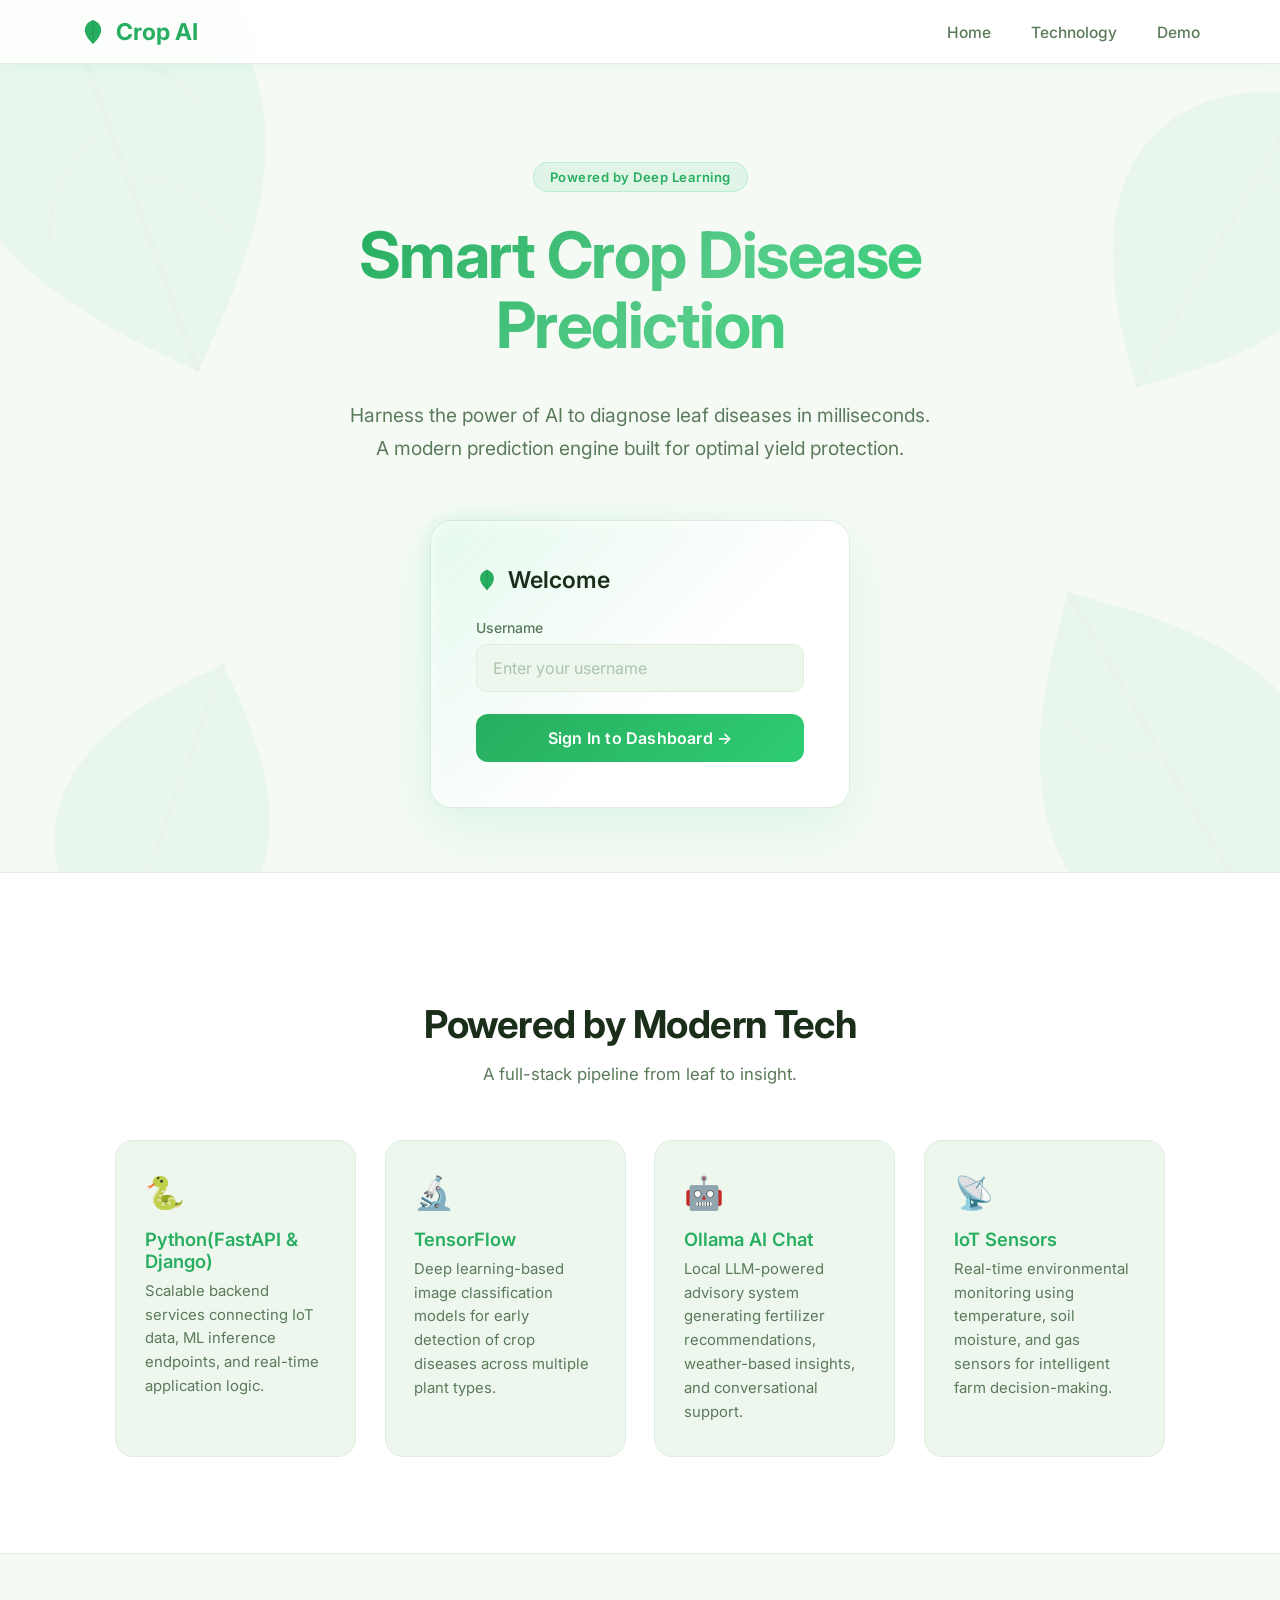
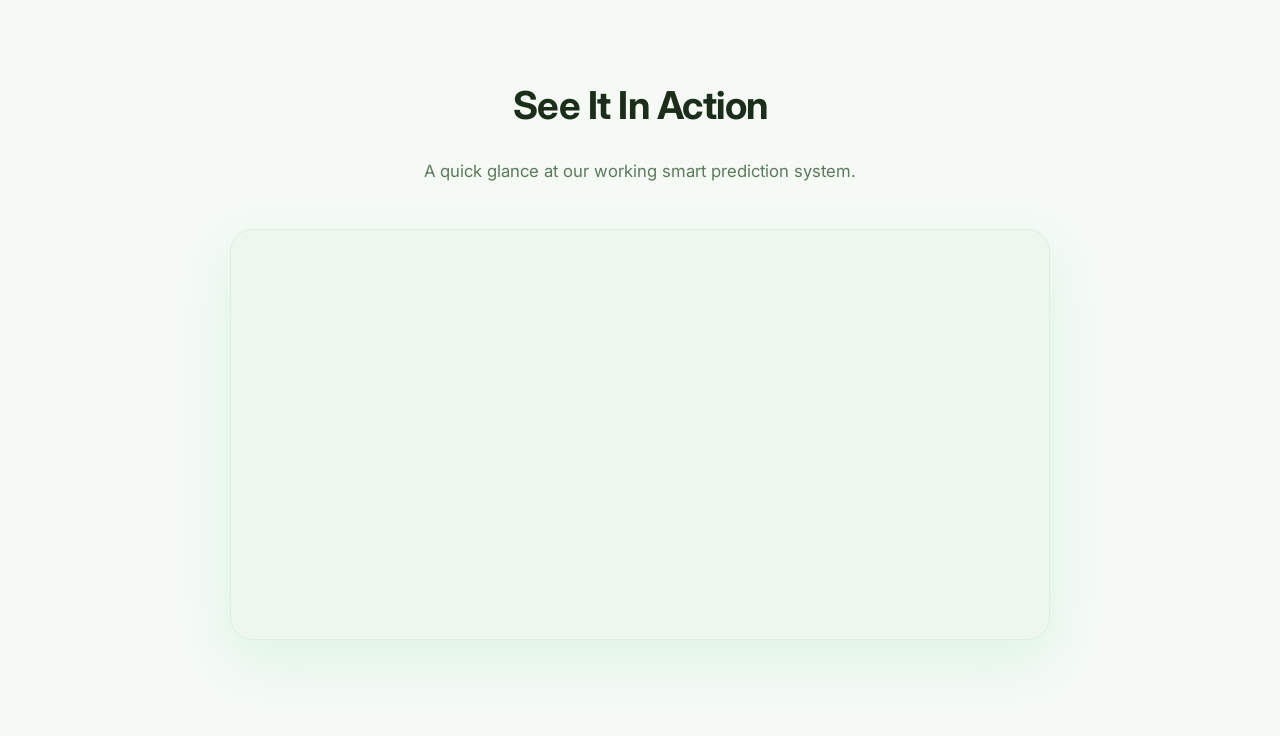
<file: templates/landing.html>
<!DOCTYPE html>
<html lang="en">

<head>
    <meta charset="UTF-8">
    <meta name="viewport" content="width=device-width, initial-scale=1.0">
    <title>CropAI – Smart Crop Disease Prediction</title>
    <meta name="description" content="Harness AI to diagnose leaf diseases in milliseconds. Modern deep-learning prediction engine for optimal yield protection.">
    <link href="https://fonts.googleapis.com/css2?family=Inter:wght@300;400;500;600;700&display=swap" rel="stylesheet">
    <style>
        :root {
            --bg:          #f5faf5;
            --bg-card:     #ffffff;
            --bg-soft:     #eef7ee;
            --accent:      #2ecc71;
            --accent-dark: #27ae60;
            --accent-pale: rgba(46, 204, 113, 0.10);
            --accent-glow: rgba(46, 204, 113, 0.25);
            --border:      rgba(46, 204, 113, 0.20);
            --border-soft: #e0ede0;
            --text-main:   #1a2e1a;
            --text-muted:  #5a7a5a;
        }

        *, *::before, *::after { box-sizing: border-box; }

        body {
            margin: 0;
            padding: 0;
            font-family: 'Inter', sans-serif;
            background: var(--bg);
            color: var(--text-main);
            min-height: 100vh;
            display: flex;
            flex-direction: column;
            overflow-x: hidden;
            scroll-behavior: smooth;
        }

        /* ---- Leaf SVG decorations ---- */
        .leaf-bg {
            position: fixed;
            opacity: 0.055;
            pointer-events: none;
            z-index: 0;
        }
        .leaf-bg.tl { top: -90px; left: -70px; width: 380px; transform: rotate(-20deg); }
        .leaf-bg.tr { top: 60px; right: -80px; width: 280px; transform: rotate(30deg); }
        .leaf-bg.bl { bottom: -80px; left: 40px; width: 260px; transform: rotate(-160deg); }
        .leaf-bg.br { bottom: -90px; right: -60px; width: 340px; transform: rotate(150deg); }

        /* ---- Navbar ---- */
        .navbar {
            display: flex;
            justify-content: space-between;
            align-items: center;
            padding: 1.1rem 5rem;
            background: rgba(255,255,255,0.85);
            backdrop-filter: blur(20px);
            -webkit-backdrop-filter: blur(20px);
            border-bottom: 1px solid var(--border-soft);
            position: fixed;
            top: 0;
            width: 100%;
            box-shadow: 0 2px 16px rgba(46,204,113,0.08);
            z-index: 1000;
        }

        .navbar .logo {
            font-size: 1.45rem;
            font-weight: 700;
            color: var(--text-main);
            display: flex;
            align-items: center;
            gap: 10px;
        }
        .navbar .logo span { color: var(--accent-dark); }

        .nav-links {
            list-style: none;
            display: flex;
            gap: 2.5rem;
            margin: 0; padding: 0;
        }
        .nav-links a {
            text-decoration: none;
            color: var(--text-muted);
            font-weight: 500;
            font-size: 0.97rem;
            transition: color 0.25s;
        }
        .nav-links a:hover { color: var(--accent-dark); }

        /* ---- Hero ---- */
        .hero {
            margin-top: 82px;
            display: flex;
            flex-direction: column;
            align-items: center;
            justify-content: center;
            text-align: center;
            padding: 5rem 2rem 4rem;
            min-height: 82vh;
            position: relative;
            z-index: 1;
        }

        .hero-badge {
            display: inline-flex;
            align-items: center;
            gap: 8px;
            background: var(--accent-pale);
            border: 1px solid var(--border);
            color: var(--accent-dark);
            font-size: 0.82rem;
            font-weight: 600;
            padding: 6px 16px;
            border-radius: 30px;
            margin-bottom: 28px;
            letter-spacing: 0.5px;
            animation: fadeInDown 0.7s ease both;
        }

        .hero h1 {
            font-size: 4rem;
            font-weight: 700;
            margin: 0 0 1.2rem;
            background: linear-gradient(135deg, var(--accent-dark) 0%, #56cc8a 60%, #2ecc71 100%);
            -webkit-background-clip: text;
            -webkit-text-fill-color: transparent;
            letter-spacing: -1.5px;
            line-height: 1.1;
            animation: fadeInDown 0.8s ease 0.1s both;
        }

        .hero p {
            font-size: 1.2rem;
            color: var(--text-muted);
            max-width: 580px;
            margin-bottom: 3.5rem;
            line-height: 1.7;
            animation: fadeInUp 0.8s ease 0.2s both;
        }

        /* ---- Sign-in Card ---- */
        .signin-box {
            background: var(--bg-card);
            border: 1px solid var(--border-soft);
            border-radius: 22px;
            padding: 2.8rem;
            width: 100%;
            max-width: 420px;
            box-shadow: 0 20px 60px rgba(46,204,113,0.12);
            animation: scaleIn 0.8s ease 0.35s both;
            position: relative;
            z-index: 1;
        }

        .signin-box::before {
            content: '';
            position: absolute;
            inset: -2px;
            border-radius: 24px;
            background: linear-gradient(135deg, rgba(46,204,113,0.25), transparent 60%);
            z-index: -1;
            filter: blur(8px);
            opacity: 0.5;
        }

        .signin-box h2 {
            margin: 0 0 1.6rem;
            font-size: 1.45rem;
            font-weight: 600;
            color: var(--text-main);
            display: flex;
            align-items: center;
            gap: 10px;
        }

        .input-group { margin-bottom: 1.4rem; text-align: left; }
        .input-group label {
            display: block;
            margin-bottom: 0.45rem;
            font-size: 0.875rem;
            font-weight: 500;
            color: var(--text-muted);
        }
        .input-group input {
            width: 100%;
            padding: 13px 16px;
            background: var(--bg-soft);
            border: 1px solid var(--border-soft);
            border-radius: var(--radius-sm, 10px);
            color: var(--text-main);
            font-size: 1rem;
            outline: none;
            transition: all 0.25s ease;
            font-family: inherit;
        }
        .input-group input:focus {
            border-color: var(--accent);
            background: #fff;
            box-shadow: 0 0 0 3px rgba(46,204,113,0.12);
        }
        .input-group input::placeholder { color: #aac5aa; }

        .btn {
            background: linear-gradient(135deg, var(--accent-dark), var(--accent));
            color: #fff;
            border: none;
            padding: 14px 24px;
            border-radius: 12px;
            font-size: 1rem;
            font-weight: 600;
            width: 100%;
            cursor: pointer;
            transition: all 0.25s ease;
            font-family: inherit;
            letter-spacing: 0.2px;
        }
        .btn:hover {
            transform: translateY(-2px);
            box-shadow: 0 10px 28px rgba(46,204,113,0.30);
        }

        /* ---- Tech Section ---- */
        .tech-section {
            padding: 6rem 2rem;
            background: var(--bg-card);
            text-align: center;
            border-top: 1px solid var(--border-soft);
            border-bottom: 1px solid var(--border-soft);
            position: relative;
            z-index: 1;
        }

        .tech-section h2 {
            font-size: 2.4rem;
            font-weight: 700;
            margin-bottom: 0.8rem;
            color: var(--text-main);
            letter-spacing: -0.5px;
        }
        .tech-section .sub {
            color: var(--text-muted);
            margin-bottom: 3.5rem;
            font-size: 1.05rem;
        }

        .tech-grid {
            display: grid;
            grid-template-columns: repeat(auto-fit, minmax(220px, 1fr));
            gap: 1.8rem;
            max-width: 1050px;
            margin: 0 auto;
        }

        .tech-card {
            background: var(--bg-soft);
            border: 1px solid var(--border-soft);
            padding: 2rem 1.8rem;
            border-radius: 18px;
            transition: all 0.28s ease;
            text-align: left;
        }
        .tech-card:hover {
            transform: translateY(-6px);
            border-color: var(--accent);
            box-shadow: 0 12px 36px rgba(46,204,113,0.12);
            background: #fff;
        }
        .tech-card .icon {
            font-size: 2rem;
            margin-bottom: 1rem;
            display: block;
        }
        .tech-card h3 {
            margin: 0 0 8px;
            color: var(--accent-dark);
            font-size: 1.15rem;
            font-weight: 600;
        }
        .tech-card p {
            color: var(--text-muted);
            margin: 0;
            font-size: 0.93rem;
            line-height: 1.6;
        }

        /* ---- Demo Section ---- */
        .demo-section {
            padding: 6rem 2rem;
            display: flex;
            flex-direction: column;
            align-items: center;
            background: var(--bg);
            position: relative;
            z-index: 1;
        }
        .demo-section h2 {
            font-size: 2.4rem;
            font-weight: 700;
            margin-bottom: 1rem;
            text-align: center;
            color: var(--text-main);
            letter-spacing: -0.5px;
        }
        .demo-section p {
            color: var(--text-muted);
            margin-bottom: 3rem;
            font-size: 1.05rem;
        }

        .video-container {
            width: 100%;
            max-width: 820px;
            border-radius: 22px;
            overflow: hidden;
            border: 1px solid var(--border-soft);
            box-shadow: 0 20px 60px rgba(46,204,113,0.12);
            background: var(--bg-soft);
        }
        video { width: 100%; height: auto; display: block; }

        /* ---- Animations ---- */
        @keyframes fadeInDown {
            from { opacity: 0; transform: translateY(-18px); }
            to   { opacity: 1; transform: translateY(0); }
        }
        @keyframes fadeInUp {
            from { opacity: 0; transform: translateY(18px); }
            to   { opacity: 1; transform: translateY(0); }
        }
        @keyframes scaleIn {
            from { opacity: 0; transform: scale(0.96); }
            to   { opacity: 1; transform: scale(1); }
        }

        /* ---- Responsive ---- */
        @media (max-width: 768px) {
            .hero h1 { font-size: 2.8rem; }
            .navbar { padding: 1rem 2rem; }
            .nav-links { display: none; }
            .signin-box { padding: 2rem; }
        }
    </style>
</head>

<body>

    <!-- Leaf background decorations (SVG) -->
    <svg class="leaf-bg tl" viewBox="0 0 200 260" fill="none" xmlns="http://www.w3.org/2000/svg">
        <path d="M100 10 C160 30, 190 80, 180 130 C170 180, 130 220, 100 250 C70 220, 30 180, 20 130 C10 80, 40 30, 100 10Z" fill="#27ae60"/>
        <path d="M100 10 L100 250" stroke="#1e8449" stroke-width="3"/>
        <path d="M100 70 C125 80, 145 100, 150 120" stroke="#1e8449" stroke-width="1.5" fill="none"/>
        <path d="M100 110 C75 120, 55 140, 50 160" stroke="#1e8449" stroke-width="1.5" fill="none"/>
        <path d="M100 140 C122 150, 138 168, 140 188" stroke="#1e8449" stroke-width="1.5" fill="none"/>
    </svg>
    <svg class="leaf-bg tr" viewBox="0 0 200 260" fill="none" xmlns="http://www.w3.org/2000/svg">
        <path d="M100 10 C160 30, 190 80, 180 130 C170 180, 130 220, 100 250 C70 220, 30 180, 20 130 C10 80, 40 30, 100 10Z" fill="#27ae60"/>
        <path d="M100 10 L100 250" stroke="#1e8449" stroke-width="3"/>
        <path d="M100 70 C125 80, 145 100, 150 120" stroke="#1e8449" stroke-width="1.5" fill="none"/>
    </svg>
    <svg class="leaf-bg bl" viewBox="0 0 200 260" fill="none" xmlns="http://www.w3.org/2000/svg">
        <path d="M100 10 C160 30, 190 80, 180 130 C170 180, 130 220, 100 250 C70 220, 30 180, 20 130 C10 80, 40 30, 100 10Z" fill="#27ae60"/>
        <path d="M100 10 L100 250" stroke="#1e8449" stroke-width="3"/>
    </svg>
    <svg class="leaf-bg br" viewBox="0 0 200 260" fill="none" xmlns="http://www.w3.org/2000/svg">
        <path d="M100 10 C160 30, 190 80, 180 130 C170 180, 130 220, 100 250 C70 220, 30 180, 20 130 C10 80, 40 30, 100 10Z" fill="#27ae60"/>
        <path d="M100 10 L100 250" stroke="#1e8449" stroke-width="3"/>
        <path d="M100 140 C122 150, 138 168, 140 188" stroke="#1e8449" stroke-width="1.5" fill="none"/>
    </svg>

    <!-- Navbar -->
    <nav class="navbar">
        <div class="logo">
            <svg width="26" height="26" viewBox="0 0 200 260" fill="none"><path d="M100 10 C160 30,190 80,180 130 C170 180,130 220,100 250 C70 220,30 180,20 130 C10 80,40 30,100 10Z" fill="#27ae60"/><path d="M100 10 L100 250" stroke="#1e8449" stroke-width="5"/><path d="M100 80 C130 92,148 112,150 135" stroke="#1e8449" stroke-width="3" fill="none"/><path d="M100 130 C78 142,60 162,58 185" stroke="#1e8449" stroke-width="3" fill="none"/></svg>
            <span>Crop AI</span>
        </div>
        <ul class="nav-links">
            <li><a href="#home">Home</a></li>
            <li><a href="#technology">Technology</a></li>
            <li><a href="#demo">Demo</a></li>
        </ul>
    </nav>

    <!-- Hero -->
    <section id="home" class="hero">
        <div class="hero-badge"> Powered by Deep Learning</div>
        <h1>Smart Crop Disease<br>Prediction</h1>
        <p>Harness the power of AI to diagnose leaf diseases in milliseconds. A modern prediction engine built for optimal yield protection.</p>

        <div class="signin-box">
            <h2>
                <svg width="22" height="22" viewBox="0 0 200 260" fill="none"><path d="M100 10 C160 30,190 80,180 130 C170 180,130 220,100 250 C70 220,30 180,20 130 C10 80,40 30,100 10Z" fill="#27ae60"/><path d="M100 10 L100 250" stroke="#1e8449" stroke-width="6"/><path d="M100 80 C128 90,148 112,150 134" stroke="#1e8449" stroke-width="3" fill="none"/></svg>
                Welcome 
            </h2>
            <form action="/index/" method="GET">
                <div class="input-group">
                    <label for="username">Username</label>
                    <input type="text" id="username" name="username" placeholder="Enter your username" required autocomplete="off">
                </div>
                <button type="submit" class="btn">Sign In to Dashboard →</button>
            </form>
        </div>
    </section>

    <!-- Technology Section -->
    <section id="technology" class="tech-section">
        <h2>Powered by Modern Tech</h2>
        <p class="sub">A full-stack pipeline from leaf to insight.</p>
        <div class="tech-grid">
            <div class="tech-card">
                <span class="icon">🐍</span>
                <h3>Python(FastAPI & Django)</h3>
                <p>Scalable backend services connecting IoT data, ML inference endpoints, and real-time application logic.</p>
            </div>
            <div class="tech-card">
                <span class="icon">🔬</span>
                <h3>TensorFlow</h3>
                <p>Deep learning-based image classification models for early detection of crop diseases across multiple plant types.</p>
            </div>
            <div class="tech-card">
                <span class="icon">🤖</span>
                <h3>Ollama AI Chat</h3>
                <p>Local LLM-powered advisory system generating fertilizer recommendations, weather-based insights, and conversational support.</p>
            </div>
            <div class="tech-card">
                <span class="icon">📡</span>
                <h3>IoT Sensors</h3>
                <p>Real-time environmental monitoring using temperature, soil moisture, and gas sensors for intelligent farm decision-making.</p>
            </div>
        </div>
    </section>

    <!-- Demo Section -->
    <section id="demo" class="demo-section">
        <h2>See It In Action</h2>
        <p>A quick glance at our working smart prediction system.</p>
        <div class="video-container">
            <video autoplay loop muted playsinline>
                <source src="https://www.w3schools.com/html/mov_bbb.mp4" type="video/mp4">
                Your browser does not support HTML5 video.
            </video>
        </div>
    </section>

</body>
</html>
</file>
